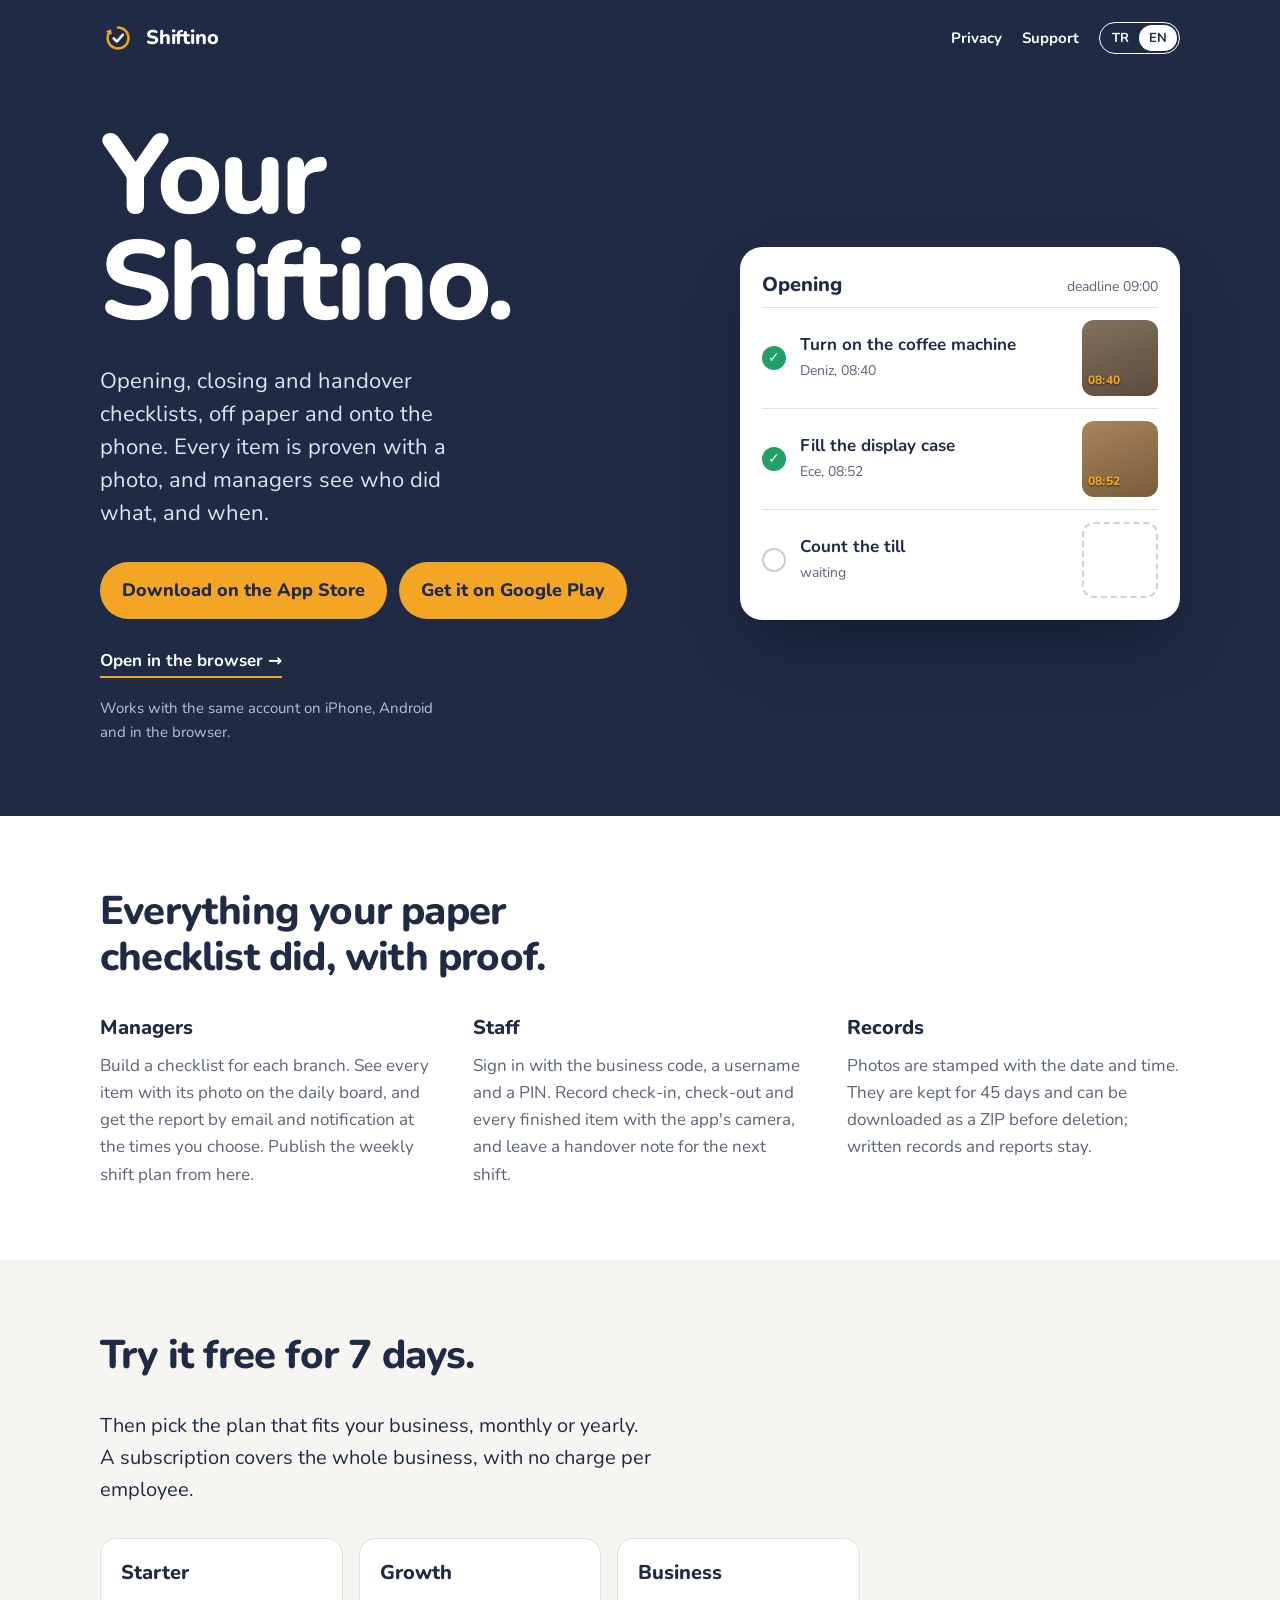
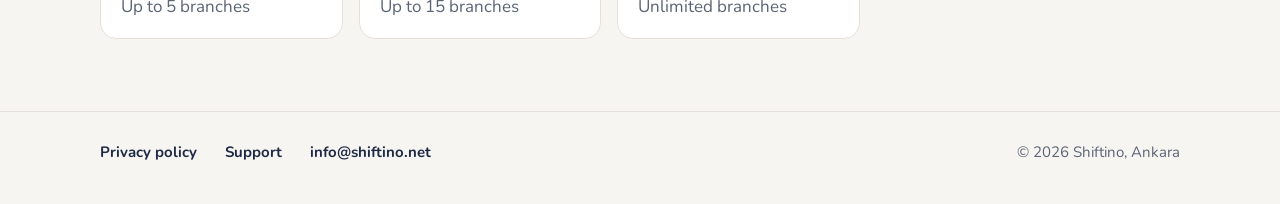
<file: index.html>
<!doctype html>
<html lang="tr" data-title-tr="Shiftino — Fotoğraflı vardiya formları" data-title-en="Shiftino — Shift checklists with photos">
<head>
<meta charset="utf-8">
<meta name="viewport" content="width=device-width, initial-scale=1">
<title>Shiftino — Fotoğraflı vardiya formları</title>
<meta name="description" content="Açılış, kapanış ve devir formları kâğıttan telefona. Her madde fotoğrafla kanıtlanır. / Opening, closing and handover checklists on the phone, proven with photos.">
<meta name="apple-itunes-app" content="app-id=6818852428">
<link rel="icon" href="assets/favicon.png">
<link rel="apple-touch-icon" href="assets/icon-192.png">
<link rel="preconnect" href="https://fonts.googleapis.com">
<link rel="preconnect" href="https://fonts.gstatic.com" crossorigin>
<link href="https://fonts.googleapis.com/css2?family=Nunito:wght@400;700;800&display=swap" rel="stylesheet">
<link rel="stylesheet" href="assets/site.css">
<script src="assets/lang.js"></script>
</head>
<body>
<div class="hero dark">
  <header class="wrap top">
    <a class="brand" href="./"><img src="assets/icon-96.png" alt="">Shiftino</a>
    <nav>
      <a class="hide-sm" href="privacy/"><span data-l="tr">Gizlilik</span><span data-l="en">Privacy</span></a>
      <a href="support/"><span data-l="tr">Destek</span><span data-l="en">Support</span></a>
      <span class="langs" role="group" aria-label="Dil / Language">
        <button type="button" data-set-lang="tr" aria-pressed="true"><span>TR</span></button>
        <button type="button" data-set-lang="en" aria-pressed="false"><span>EN</span></button>
      </span>
    </nav>
  </header>

  <main class="wrap hero-grid">
    <section>
      <h1><span data-l="tr" lang="tr">Senin Shiftino.</span><span data-l="en" lang="en">Your Shiftino.</span></h1>
      <p class="lead" data-l="tr" lang="tr">Açılış, kapanış ve devir formları kâğıttan telefona. Her madde fotoğrafla kanıtlanır; yönetici kimin neyi, saat kaçta yaptığını anında görür.</p>
      <p class="lead" data-l="en" lang="en">Opening, closing and handover checklists, off paper and onto the phone. Every item is proven with a photo, and managers see who did what, and when.</p>
      <div class="cta">
        <a class="store" data-l="tr" lang="tr" href="https://apps.apple.com/tr/app/shiftino-vardiya-kontrol/id6818852428?l=tr">App Store'dan indir</a>
        <a class="store" data-l="en" lang="en" href="https://apps.apple.com/app/id6818852428">Download on the App Store</a>
        <a class="store" data-l="tr" lang="tr" href="https://play.google.com/store/apps/details?id=com.shiftino.shiftino&amp;hl=tr">Google Play'den indir</a>
        <a class="store" data-l="en" lang="en" href="https://play.google.com/store/apps/details?id=com.shiftino.shiftino&amp;hl=en">Get it on Google Play</a>
        <span class="cta-break" aria-hidden="true"></span>
        <a class="web-link" href="/app/"><span data-l="tr">Tarayıcıdan aç →</span><span data-l="en">Open in the browser →</span></a>
      </div>
      <p class="note"><span data-l="tr">iPhone'da, Android'de ve tarayıcıda aynı hesapla çalışır.</span><span data-l="en">Works with the same account on iPhone, Android and in the browser.</span></p>
    </section>

    <div class="form" aria-label="Örnek form / Sample checklist">
      <div class="form-head">
        <strong><span data-l="tr">Açılış</span><span data-l="en">Opening</span></strong>
        <span><span data-l="tr">son saat 09:00</span><span data-l="en">deadline 09:00</span></span>
      </div>
      <div class="item">
        <span class="mark done" aria-hidden="true">✓</span>
        <span><b><span data-l="tr">Kahve makinesini aç</span><span data-l="en">Turn on the coffee machine</span></b><small>Deniz, 08:40</small></span>
        <span class="shot" data-stamp="08:40" style="--tone:#7a6450" role="img" aria-label="Fotoğraf / Photo 08:40"></span>
      </div>
      <div class="item">
        <span class="mark done" aria-hidden="true">✓</span>
        <span><b><span data-l="tr">Vitrini doldur</span><span data-l="en">Fill the display case</span></b><small>Ece, 08:52</small></span>
        <span class="shot" data-stamp="08:52" style="--tone:#a07b4f" role="img" aria-label="Fotoğraf / Photo 08:52"></span>
      </div>
      <div class="item">
        <span class="mark wait" aria-hidden="true"></span>
        <span><b><span data-l="tr">Kasayı say</span><span data-l="en">Count the till</span></b><small><span data-l="tr">bekliyor</span><span data-l="en">waiting</span></small></span>
        <span class="shot empty" aria-hidden="true"></span>
      </div>
    </div>
  </main>
</div>

<section class="what">
  <div class="wrap">
    <h2><span data-l="tr">Kâğıt formun yaptığı her şey, kanıtıyla.</span><span data-l="en">Everything your paper checklist did, with proof.</span></h2>
    <div class="cols">
      <div>
        <h3><span data-l="tr">Yönetici</span><span data-l="en">Managers</span></h3>
        <p data-l="tr" lang="tr">Her şube için kendi formunu kur. Günlük panoda her maddeyi fotoğrafıyla gör; raporu istediğin saatte e-posta ve bildirim olarak al. Haftalık vardiya planını buradan yayınla.</p>
        <p data-l="en" lang="en">Build a checklist for each branch. See every item with its photo on the daily board, and get the report by email and notification at the times you choose. Publish the weekly shift plan from here.</p>
      </div>
      <div>
        <h3><span data-l="tr">Personel</span><span data-l="en">Staff</span></h3>
        <p data-l="tr" lang="tr">İşletme kodu, kullanıcı adı ve PIN ile gir. Giriş ve çıkışı, tamamlanan her maddeyi uygulamanın kamerasıyla kaydet; bir sonraki vardiyaya devir notu bırak.</p>
        <p data-l="en" lang="en">Sign in with the business code, a username and a PIN. Record check-in, check-out and every finished item with the app's camera, and leave a handover note for the next shift.</p>
      </div>
      <div>
        <h3><span data-l="tr">Kayıt</span><span data-l="en">Records</span></h3>
        <p data-l="tr" lang="tr">Fotoğraflara tarih ve saat işlenir. 45 gün saklanır ve silinmeden önce ZIP olarak indirilebilir; yazılı kayıtlar ve raporlar kalır.</p>
        <p data-l="en" lang="en">Photos are stamped with the date and time. They are kept for 45 days and can be downloaded as a ZIP before deletion; written records and reports stay.</p>
      </div>
    </div>
  </div>
</section>

<section class="plans">
  <div class="wrap">
    <h2><span data-l="tr">7 gün ücretsiz dene.</span><span data-l="en">Try it free for 7 days.</span></h2>
    <p data-l="tr" lang="tr">Sonra işletmene uyan planı aylık ya da yıllık seç. Abonelik bütün işletme için geçerli; çalışan başına ücret yok.</p>
    <p data-l="en" lang="en">Then pick the plan that fits your business, monthly or yearly. A subscription covers the whole business, with no charge per employee.</p>
    <ul class="tiers">
      <li><b><span data-l="tr">Başlangıç</span><span data-l="en">Starter</span></b><span data-l="tr">5 şubeye kadar</span><span data-l="en">Up to 5 branches</span></li>
      <li><b><span data-l="tr">Büyüme</span><span data-l="en">Growth</span></b><span data-l="tr">15 şubeye kadar</span><span data-l="en">Up to 15 branches</span></li>
      <li><b><span data-l="tr">Kurumsal</span><span data-l="en">Business</span></b><span data-l="tr">Sınırsız şube</span><span data-l="en">Unlimited branches</span></li>
    </ul>
  </div>
</section>

<footer class="foot">
  <div class="wrap">
    <a href="privacy/"><span data-l="tr">Gizlilik politikası</span><span data-l="en">Privacy policy</span></a>
    <a href="support/"><span data-l="tr">Destek</span><span data-l="en">Support</span></a>
    <a href="mailto:info@shiftino.net">info@shiftino.net</a>
    <span class="copy">© 2026 Shiftino, Ankara</span>
  </div>
</footer>
</body>
</html>
</file>
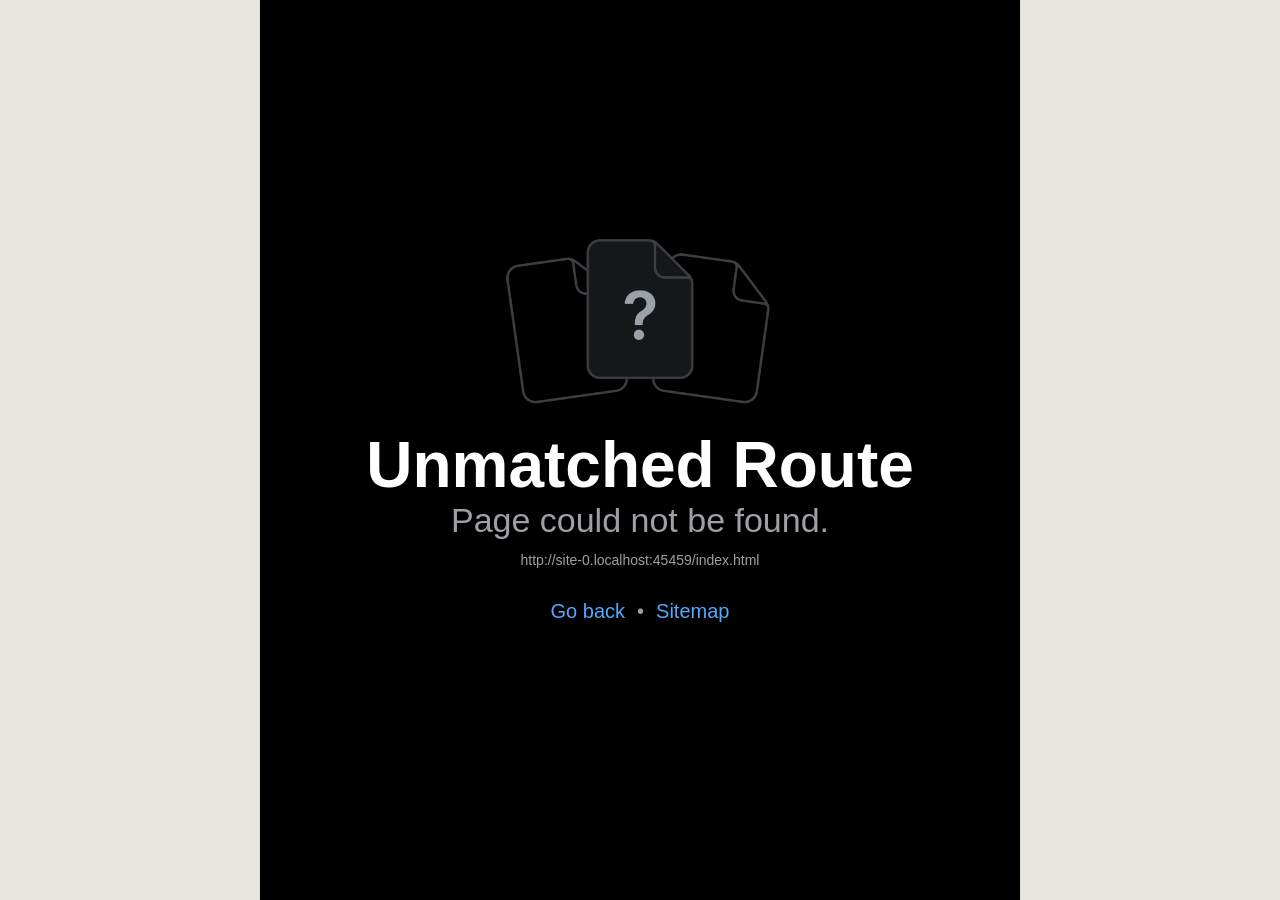
<file: app/index.html>
<!DOCTYPE html>
<html lang="tr">
  <head>
    <meta charset="utf-8" />
    <meta httpEquiv="X-UA-Compatible" content="IE=edge" />
    <meta name="viewport" content="width=device-width, initial-scale=1, viewport-fit=cover" />
    <title>Shiftino</title>
    <meta name="description" content="Fotoğraflı vardiya formları" />
    <meta name="theme-color" content="#1F2A44" />
    <meta name="apple-mobile-web-app-capable" content="yes" />
    <meta name="mobile-web-app-capable" content="yes" />
    <meta name="apple-mobile-web-app-title" content="Shiftino" />
    <meta name="apple-mobile-web-app-status-bar-style" content="default" />
    <link rel="manifest" href="/app/manifest.json" />
    <link rel="apple-touch-icon" href="/app/apple-touch-icon.png" />
    <style id="expo-reset">
      html,
      body {
        height: 100%;
      }
      body {
        overflow: hidden;
        margin: 0;
        background: #e9e5df;
      }
      /* Phone-sized column on wide screens; full width on phones. */
      #root {
        display: flex;
        height: 100%;
        flex: 1;
        max-width: 760px;
        margin: 0 auto;
        background: #f7f5f2;
        box-shadow: 0 0 0 1px rgba(31, 42, 68, 0.06);
      }
      @media (prefers-color-scheme: dark) {
        body {
          background: #0a0f1b;
        }
        #root {
          background: #0f1626;
        }
      }
    </style>
  <meta name="theme-color" content="#1F2A44">
<link rel="icon" href="/app/favicon.ico"/><link rel="preload" href="/app/_expo/static/css/global-87fd0564cfa78f37afcb8d7603e15d75.css" as="style">
<link rel="stylesheet" href="/app/_expo/static/css/global-87fd0564cfa78f37afcb8d7603e15d75.css"></head>
  <body>
    <noscript>Shiftino'yu kullanmak için JavaScript'i aç. / Turn on JavaScript to use Shiftino.</noscript>
    <div id="root"></div>
  <script src="/app/_expo/static/js/web/entry-396c3b157e0d768f5e681b9b511ac7c8.js" defer></script>
</body>
</html>
</file>
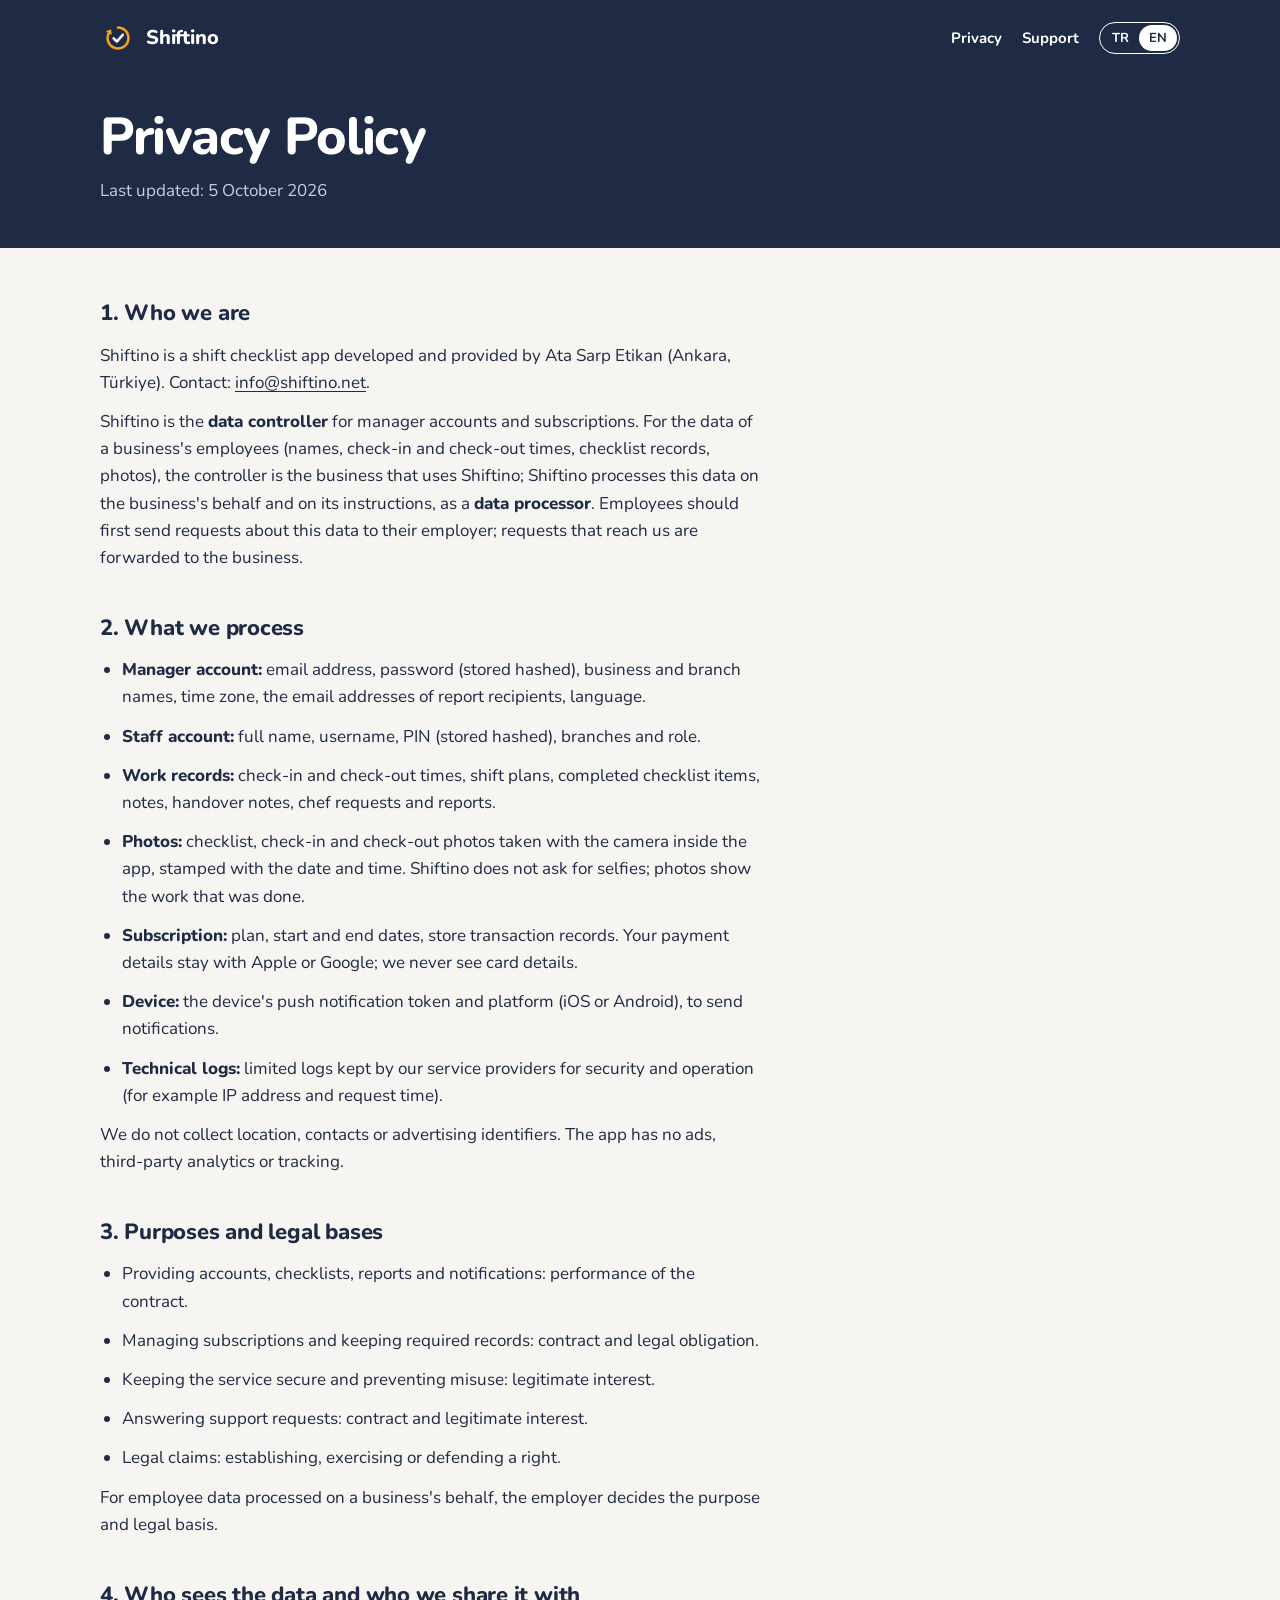
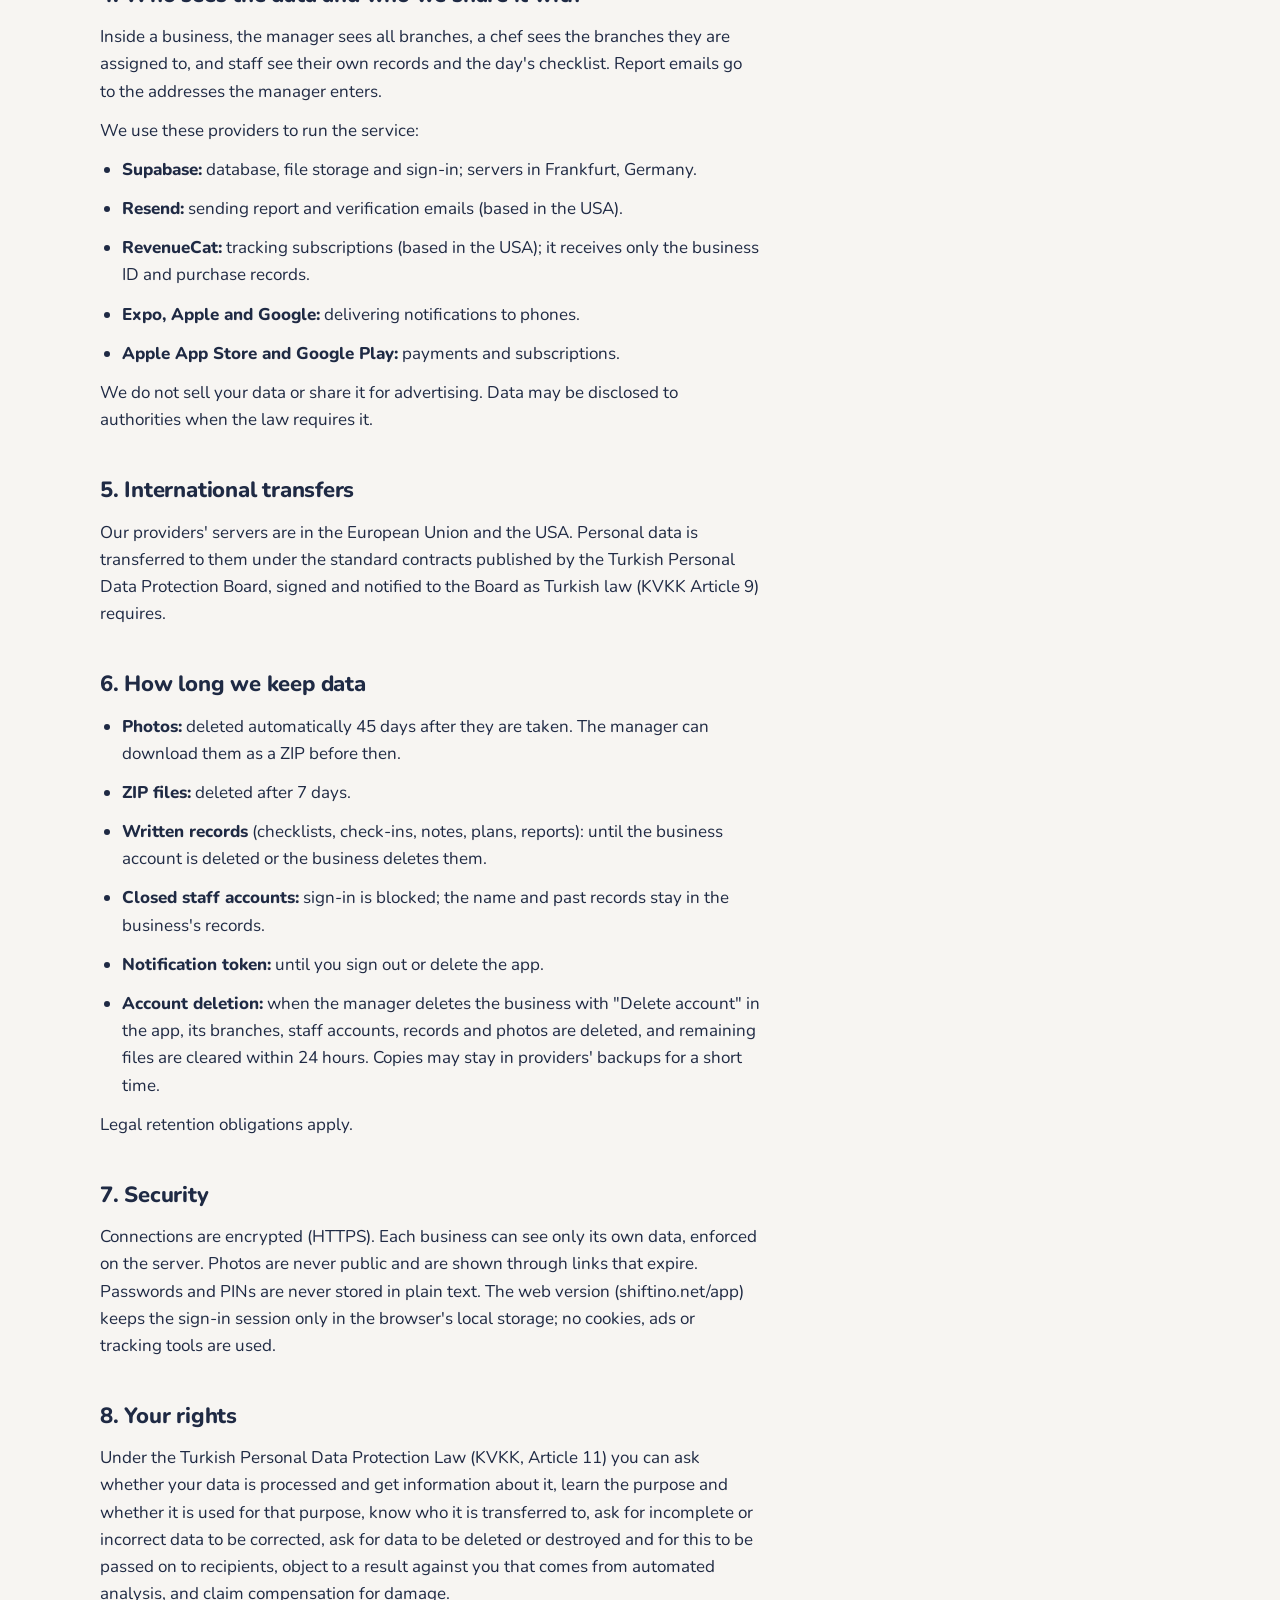
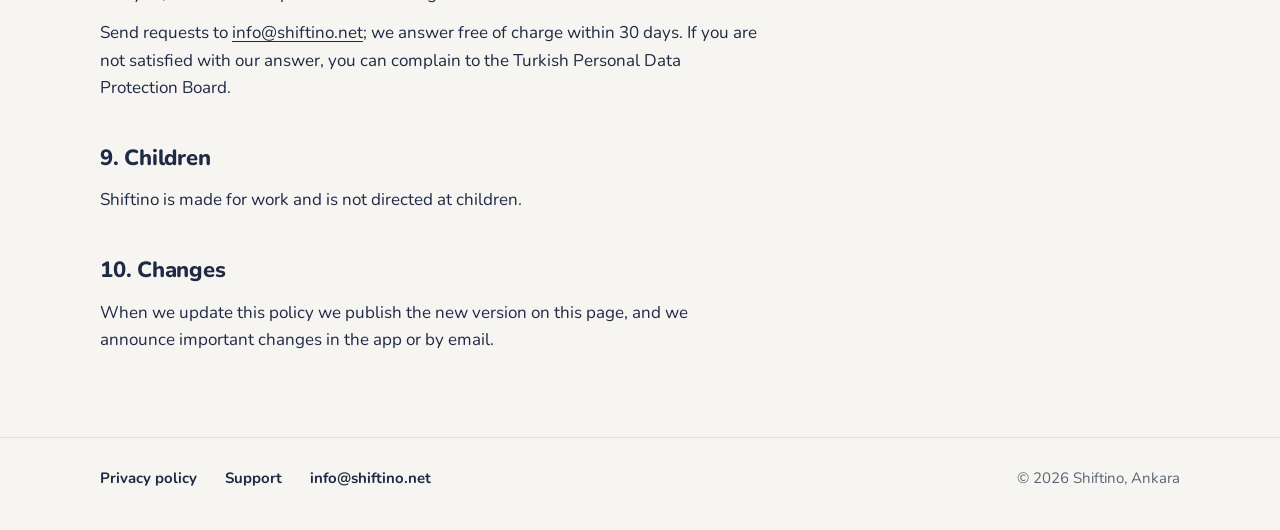
<file: privacy/index.html>
<!doctype html>
<html lang="tr" data-title-tr="Gizlilik Politikası — Shiftino" data-title-en="Privacy Policy — Shiftino">
<head>
<meta charset="utf-8">
<meta name="viewport" content="width=device-width, initial-scale=1">
<title>Gizlilik Politikası — Shiftino</title>
<meta name="description" content="Shiftino gizlilik politikası ve KVKK aydınlatma metni / Shiftino privacy policy">
<link rel="icon" href="../assets/favicon.png">
<link rel="apple-touch-icon" href="../assets/icon-192.png">
<link rel="preconnect" href="https://fonts.googleapis.com">
<link rel="preconnect" href="https://fonts.gstatic.com" crossorigin>
<link href="https://fonts.googleapis.com/css2?family=Nunito:wght@400;700;800&display=swap" rel="stylesheet">
<link rel="stylesheet" href="../assets/site.css">
<script src="../assets/lang.js"></script>
</head>
<body>
<div class="page-head dark">
  <header class="wrap top">
    <a class="brand" href="../"><img src="../assets/icon-96.png" alt="">Shiftino</a>
    <nav>
      <a class="hide-sm" href="../privacy/"><span data-l="tr">Gizlilik</span><span data-l="en">Privacy</span></a>
      <a href="../support/"><span data-l="tr">Destek</span><span data-l="en">Support</span></a>
      <span class="langs" role="group" aria-label="Dil / Language">
        <button type="button" data-set-lang="tr" aria-pressed="true"><span>TR</span></button>
        <button type="button" data-set-lang="en" aria-pressed="false"><span>EN</span></button>
      </span>
    </nav>
  </header>
  <div class="wrap title">
    <h1><span data-l="tr" lang="tr">Gizlilik Politikası ve KVKK Aydınlatma Metni</span><span data-l="en" lang="en">Privacy Policy</span></h1>
    <p class="updated"><span data-l="tr" lang="tr">Son güncelleme: 5 Ekim 2026</span><span data-l="en" lang="en">Last updated: 5 October 2026</span></p>
  </div>
</div>
<main class="wrap text ">
<article data-l="tr" lang="tr">
<h2>1. Biz kimiz</h2>
<p>Shiftino, Ata Sarp Etikan tarafından geliştirilen ve sunulan bir vardiya kontrol listesi uygulamasıdır (Ankara, Türkiye). İletişim: <a href="mailto:info@shiftino.net">info@shiftino.net</a>.</p>
<p>Yönetici hesapları ve abonelikler için Shiftino <strong>veri sorumlusudur</strong>. İşletmelerin çalışanlarına ait veriler (ad, giriş-çıkış saatleri, form kayıtları, fotoğraflar) için veri sorumlusu Shiftino'yu kullanan işletmedir; Shiftino bu verileri işletme adına ve onun talimatıyla işleyen <strong>veri işleyendir</strong>. Çalışanlar bu verilerle ilgili taleplerini öncelikle işverenlerine iletmelidir; bize gelen talepleri ilgili işletmeye yönlendiririz.</p>
<h2>2. Hangi verileri işliyoruz</h2>
<ul><li><strong>Yönetici hesabı:</strong> e-posta adresi, şifre (şifrelenmiş biçimde saklanır), işletme ve şube adları, saat dilimi, rapor alıcılarının e-posta adresleri, dil tercihi.</li><li><strong>Personel hesabı:</strong> ad soyad, kullanıcı adı, PIN (şifrelenmiş biçimde saklanır), çalıştığı şubeler ve rolü.</li><li><strong>Çalışma kayıtları:</strong> giriş ve çıkış saatleri, vardiya planları, tamamlanan form maddeleri, notlar, devir notları, şef istekleri ve raporlar.</li><li><strong>Fotoğraflar:</strong> uygulama içindeki kamerayla çekilen form, giriş ve çıkış fotoğrafları; üzerlerine tarih ve saat işlenir. Shiftino kişisel özçekim istemez; fotoğraflar yapılan işi göstermek içindir.</li><li><strong>Abonelik:</strong> plan, başlangıç ve bitiş tarihleri, mağaza işlem kayıtları. Ödeme bilgilerin Apple ya da Google'da kalır; kart bilgilerini görmeyiz.</li><li><strong>Cihaz:</strong> bildirim gönderebilmek için cihazın bildirim anahtarı (push token) ve platformu (iOS ya da Android).</li><li><strong>Teknik kayıtlar:</strong> hizmet sağlayıcılarımızın güvenlik ve işletim için tuttuğu sınırlı kayıtlar (örneğin IP adresi ve istek zamanı).</li></ul>
<p>Konum, rehber ya da reklam kimliği toplamayız. Uygulamada reklam, üçüncü taraf analitik ya da izleme yoktur.</p>
<h2>3. Amaçlar ve hukuki sebepler (KVKK m. 5)</h2>
<ul><li>Hesap, form, rapor ve bildirim hizmetini sunmak: sözleşmenin kurulması ve ifası (m. 5/2-c).</li><li>Aboneliği yönetmek ve yasal kayıt yükümlülüklerini yerine getirmek: sözleşme ve hukuki yükümlülük (m. 5/2-c ve 5/2-ç).</li><li>Hizmetin güvenliğini sağlamak ve kötüye kullanımı önlemek: meşru menfaat (m. 5/2-f).</li><li>Destek taleplerini cevaplamak: sözleşme ve meşru menfaat.</li><li>Hukuki talepler: bir hakkın tesisi, kullanılması ve korunması (m. 5/2-e).</li></ul>
<p>İşletme adına işlenen çalışan verileri için amaç ve hukuki sebebi işveren belirler.</p>
<h2>4. Verileri kimler görür ve kimlerle paylaşırız</h2>
<p>İşletme içinde yönetici tüm şubelerin verilerini, şef atandığı şubelerin verilerini, personel kendi kayıtlarını ve o günkü formu görür. Rapor e-postaları yöneticinin girdiği adreslere gider.</p>
<p>Hizmeti sunmak için şu sağlayıcıları kullanırız:</p>
<ul><li><strong>Supabase:</strong> veritabanı, dosya depolama ve oturum açma; sunucular Frankfurt, Almanya'da.</li><li><strong>Resend:</strong> rapor ve doğrulama e-postalarının gönderimi (ABD merkezli).</li><li><strong>RevenueCat:</strong> aboneliklerin takibi (ABD merkezli); yalnızca işletme kimliği ve satın alma kayıtlarını alır.</li><li><strong>Expo, Apple ve Google:</strong> bildirimlerin telefonlara iletilmesi.</li><li><strong>Apple App Store ve Google Play:</strong> ödeme ve abonelik.</li></ul>
<p>Verilerini satmayız ve reklam için kimseyle paylaşmayız. Yasal bir zorunluluk olduğunda yetkili kurumlarla paylaşılabilir.</p>
<h2>5. Yurt dışına aktarım (KVKK m. 9)</h2>
<p>Sağlayıcılarımızın sunucuları Avrupa Birliği'nde ve ABD'dedir. Kişisel veriler bu sağlayıcılara, Kişisel Verileri Koruma Kurulu'nun yayımladığı standart sözleşmeler imzalanarak ve Kurul'a bildirilerek aktarılır.</p>
<h2>6. Ne kadar süre saklarız</h2>
<ul><li><strong>Fotoğraflar:</strong> çekildikten 45 gün sonra otomatik silinir. Yönetici silinmeden önce ZIP olarak indirebilir.</li><li><strong>ZIP dosyaları:</strong> 7 gün sonra silinir.</li><li><strong>Yazılı kayıtlar</strong> (form, giriş-çıkış, notlar, planlar, raporlar): işletme hesabı silinene ya da işletme bunları silene kadar.</li><li><strong>Kapatılan personel hesabı:</strong> giriş engellenir; adı ve geçmiş kayıtları işletmenin kayıtlarında kalır.</li><li><strong>Bildirim anahtarı:</strong> çıkış yapıldığında ya da uygulama silindiğinde.</li><li><strong>Hesap silme:</strong> Yönetici uygulamadaki "Hesabı sil" ile işletmeyi sildiğinde şubeler, personel hesapları, kayıtlar ve fotoğraflar silinir; kalan dosyalar en geç 24 saat içinde temizlenir. Hizmet sağlayıcıların yedeklerinde kısa bir süre daha kalabilir.</li></ul>
<p>Yasal saklama yükümlülükleri saklıdır.</p>
<h2>7. Güvenlik</h2>
<p>Bağlantılar şifrelidir (HTTPS). Her işletme yalnızca kendi verisini görebilir; bu kural sunucuda uygulanır. Fotoğraflar herkese açık değildir ve süreli bağlantılarla gösterilir. Şifre ve PIN'ler düz metin olarak saklanmaz. Web sürümü (shiftino.net/app) oturum bilgisini yalnızca tarayıcının yerel deposunda tutar; çerez, reklam ya da izleme aracı kullanılmaz.</p>
<h2>8. Hakların (KVKK m. 11)</h2>
<p>Verilerinin işlenip işlenmediğini öğrenme, bilgi isteme, işlenme amacını ve amaca uygun kullanılıp kullanılmadığını öğrenme, aktarıldığı kişileri bilme, eksik ya da yanlış verilerin düzeltilmesini, silinmesini ya da yok edilmesini ve bunların aktarılanlara bildirilmesini isteme, otomatik analiz sonucu aleyhine bir sonuca itiraz etme ve zararın giderilmesini isteme hakların vardır.</p>
<p>Başvurularını <a href="mailto:info@shiftino.net">info@shiftino.net</a> adresine gönderebilirsin; en geç 30 gün içinde ücretsiz cevap veririz. Cevabımızı yeterli bulmazsan Kişisel Verileri Koruma Kurulu'na şikayet hakkın vardır.</p>
<h2>9. Çocuklar</h2>
<p>Shiftino iş hayatı için tasarlanmıştır ve çocuklara yönelik değildir.</p>
<h2>10. Değişiklikler</h2>
<p>Bu metni güncellediğimizde yeni sürümü bu sayfada yayımlarız; önemli değişiklikleri uygulama içinde ya da e-postayla bildiririz.</p>
</article>
<article data-l="en" lang="en">
<h2>1. Who we are</h2>
<p>Shiftino is a shift checklist app developed and provided by Ata Sarp Etikan (Ankara, Türkiye). Contact: <a href="mailto:info@shiftino.net">info@shiftino.net</a>.</p>
<p>Shiftino is the <strong>data controller</strong> for manager accounts and subscriptions. For the data of a business's employees (names, check-in and check-out times, checklist records, photos), the controller is the business that uses Shiftino; Shiftino processes this data on the business's behalf and on its instructions, as a <strong>data processor</strong>. Employees should first send requests about this data to their employer; requests that reach us are forwarded to the business.</p>
<h2>2. What we process</h2>
<ul><li><strong>Manager account:</strong> email address, password (stored hashed), business and branch names, time zone, the email addresses of report recipients, language.</li><li><strong>Staff account:</strong> full name, username, PIN (stored hashed), branches and role.</li><li><strong>Work records:</strong> check-in and check-out times, shift plans, completed checklist items, notes, handover notes, chef requests and reports.</li><li><strong>Photos:</strong> checklist, check-in and check-out photos taken with the camera inside the app, stamped with the date and time. Shiftino does not ask for selfies; photos show the work that was done.</li><li><strong>Subscription:</strong> plan, start and end dates, store transaction records. Your payment details stay with Apple or Google; we never see card details.</li><li><strong>Device:</strong> the device's push notification token and platform (iOS or Android), to send notifications.</li><li><strong>Technical logs:</strong> limited logs kept by our service providers for security and operation (for example IP address and request time).</li></ul>
<p>We do not collect location, contacts or advertising identifiers. The app has no ads, third-party analytics or tracking.</p>
<h2>3. Purposes and legal bases</h2>
<ul><li>Providing accounts, checklists, reports and notifications: performance of the contract.</li><li>Managing subscriptions and keeping required records: contract and legal obligation.</li><li>Keeping the service secure and preventing misuse: legitimate interest.</li><li>Answering support requests: contract and legitimate interest.</li><li>Legal claims: establishing, exercising or defending a right.</li></ul>
<p>For employee data processed on a business's behalf, the employer decides the purpose and legal basis.</p>
<h2>4. Who sees the data and who we share it with</h2>
<p>Inside a business, the manager sees all branches, a chef sees the branches they are assigned to, and staff see their own records and the day's checklist. Report emails go to the addresses the manager enters.</p>
<p>We use these providers to run the service:</p>
<ul><li><strong>Supabase:</strong> database, file storage and sign-in; servers in Frankfurt, Germany.</li><li><strong>Resend:</strong> sending report and verification emails (based in the USA).</li><li><strong>RevenueCat:</strong> tracking subscriptions (based in the USA); it receives only the business ID and purchase records.</li><li><strong>Expo, Apple and Google:</strong> delivering notifications to phones.</li><li><strong>Apple App Store and Google Play:</strong> payments and subscriptions.</li></ul>
<p>We do not sell your data or share it for advertising. Data may be disclosed to authorities when the law requires it.</p>
<h2>5. International transfers</h2>
<p>Our providers' servers are in the European Union and the USA. Personal data is transferred to them under the standard contracts published by the Turkish Personal Data Protection Board, signed and notified to the Board as Turkish law (KVKK Article 9) requires.</p>
<h2>6. How long we keep data</h2>
<ul><li><strong>Photos:</strong> deleted automatically 45 days after they are taken. The manager can download them as a ZIP before then.</li><li><strong>ZIP files:</strong> deleted after 7 days.</li><li><strong>Written records</strong> (checklists, check-ins, notes, plans, reports): until the business account is deleted or the business deletes them.</li><li><strong>Closed staff accounts:</strong> sign-in is blocked; the name and past records stay in the business's records.</li><li><strong>Notification token:</strong> until you sign out or delete the app.</li><li><strong>Account deletion:</strong> when the manager deletes the business with "Delete account" in the app, its branches, staff accounts, records and photos are deleted, and remaining files are cleared within 24 hours. Copies may stay in providers' backups for a short time.</li></ul>
<p>Legal retention obligations apply.</p>
<h2>7. Security</h2>
<p>Connections are encrypted (HTTPS). Each business can see only its own data, enforced on the server. Photos are never public and are shown through links that expire. Passwords and PINs are never stored in plain text. The web version (shiftino.net/app) keeps the sign-in session only in the browser's local storage; no cookies, ads or tracking tools are used.</p>
<h2>8. Your rights</h2>
<p>Under the Turkish Personal Data Protection Law (KVKK, Article 11) you can ask whether your data is processed and get information about it, learn the purpose and whether it is used for that purpose, know who it is transferred to, ask for incomplete or incorrect data to be corrected, ask for data to be deleted or destroyed and for this to be passed on to recipients, object to a result against you that comes from automated analysis, and claim compensation for damage.</p>
<p>Send requests to <a href="mailto:info@shiftino.net">info@shiftino.net</a>; we answer free of charge within 30 days. If you are not satisfied with our answer, you can complain to the Turkish Personal Data Protection Board.</p>
<h2>9. Children</h2>
<p>Shiftino is made for work and is not directed at children.</p>
<h2>10. Changes</h2>
<p>When we update this policy we publish the new version on this page, and we announce important changes in the app or by email.</p>
</article>
</main>
<footer class="foot">
  <div class="wrap">
    <a href="../privacy/"><span data-l="tr">Gizlilik politikası</span><span data-l="en">Privacy policy</span></a>
    <a href="../support/"><span data-l="tr">Destek</span><span data-l="en">Support</span></a>
    <a href="mailto:info@shiftino.net">info@shiftino.net</a>
    <span class="copy">© 2026 Shiftino, Ankara</span>
  </div>
</footer>
</body>
</html>
</file>
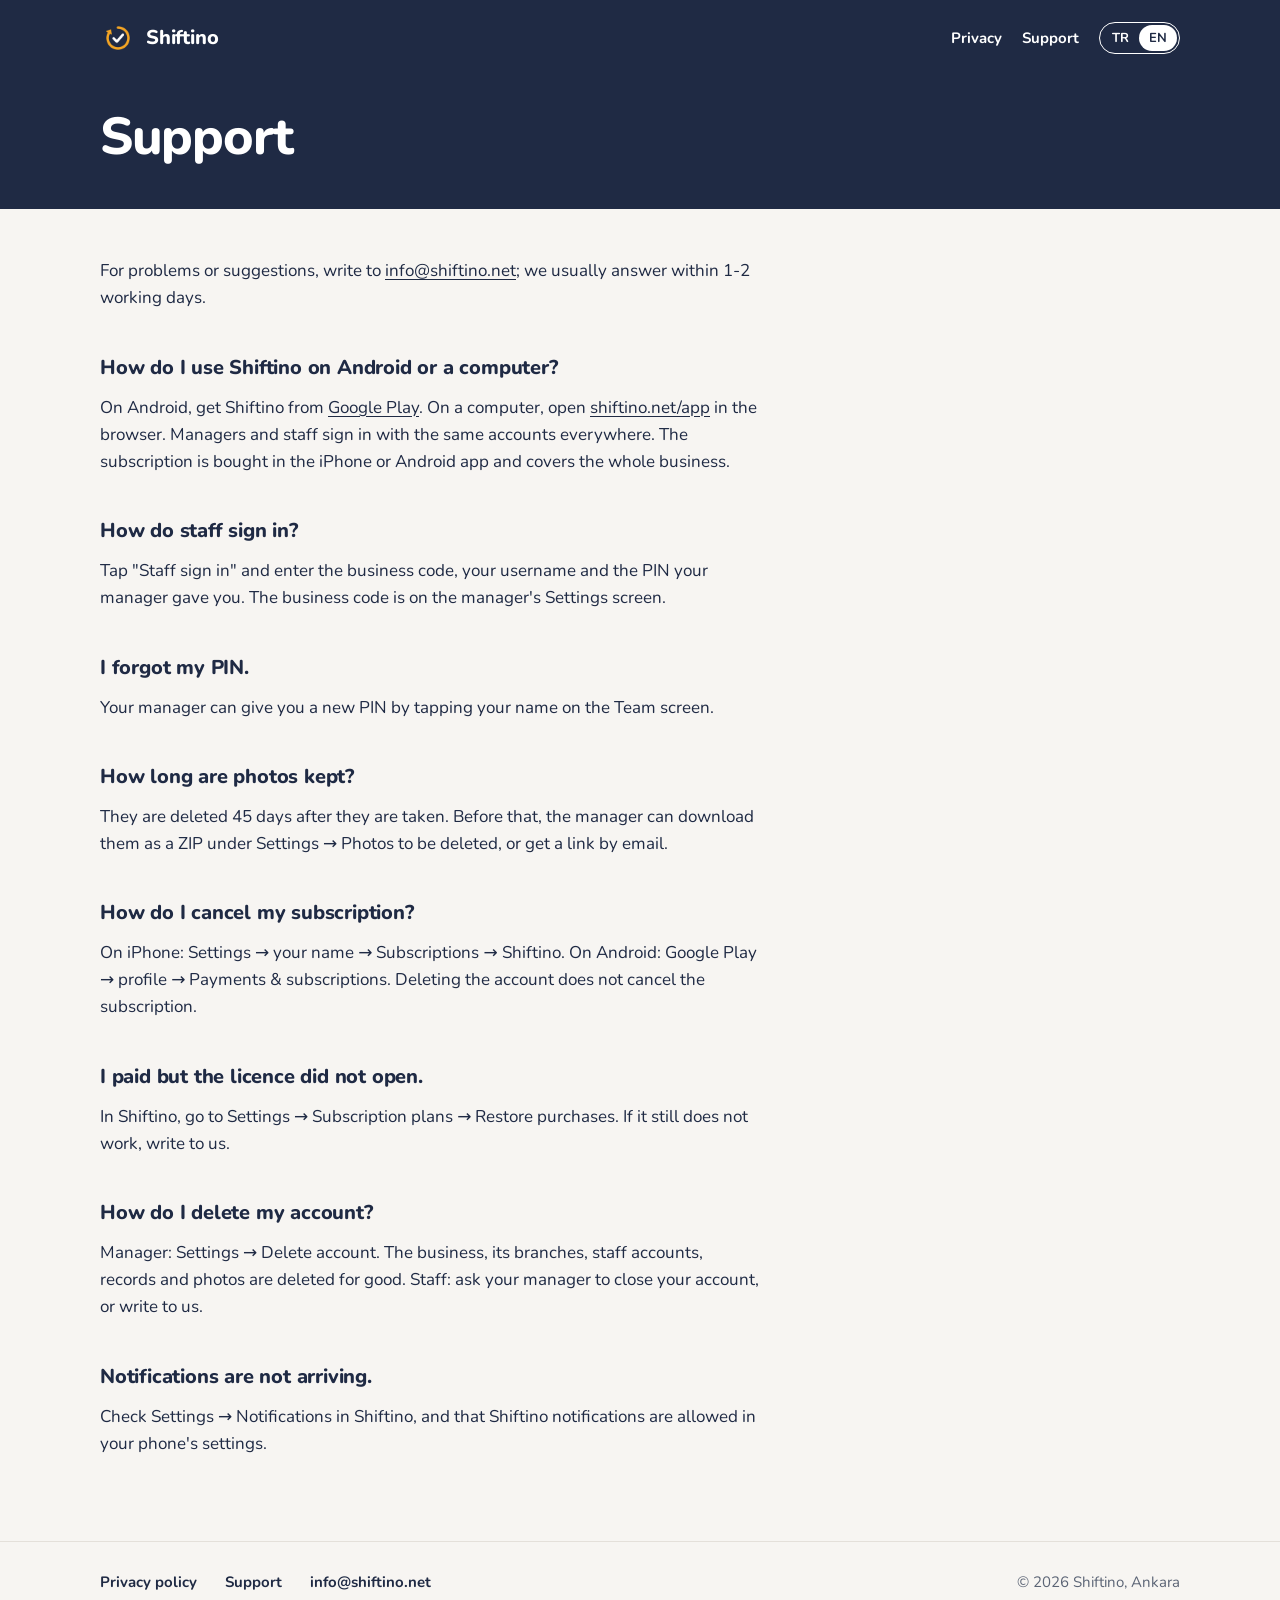
<file: support/index.html>
<!doctype html>
<html lang="tr" data-title-tr="Destek — Shiftino" data-title-en="Support — Shiftino">
<head>
<meta charset="utf-8">
<meta name="viewport" content="width=device-width, initial-scale=1">
<title>Destek — Shiftino</title>
<meta name="description" content="Shiftino destek ve sık sorulan sorular / Shiftino support and FAQ">
<link rel="icon" href="../assets/favicon.png">
<link rel="apple-touch-icon" href="../assets/icon-192.png">
<link rel="preconnect" href="https://fonts.googleapis.com">
<link rel="preconnect" href="https://fonts.gstatic.com" crossorigin>
<link href="https://fonts.googleapis.com/css2?family=Nunito:wght@400;700;800&display=swap" rel="stylesheet">
<link rel="stylesheet" href="../assets/site.css">
<script src="../assets/lang.js"></script>
</head>
<body>
<div class="page-head dark">
  <header class="wrap top">
    <a class="brand" href="../"><img src="../assets/icon-96.png" alt="">Shiftino</a>
    <nav>
      <a class="hide-sm" href="../privacy/"><span data-l="tr">Gizlilik</span><span data-l="en">Privacy</span></a>
      <a href="../support/"><span data-l="tr">Destek</span><span data-l="en">Support</span></a>
      <span class="langs" role="group" aria-label="Dil / Language">
        <button type="button" data-set-lang="tr" aria-pressed="true"><span>TR</span></button>
        <button type="button" data-set-lang="en" aria-pressed="false"><span>EN</span></button>
      </span>
    </nav>
  </header>
  <div class="wrap title">
    <h1><span data-l="tr" lang="tr">Destek</span><span data-l="en" lang="en">Support</span></h1>
    
  </div>
</div>
<main class="wrap text faq">
<article data-l="tr" lang="tr">
<p>Sorun ya da önerin için <a href="mailto:info@shiftino.net">info@shiftino.net</a> adresine yaz; genellikle 1-2 iş günü içinde cevap veririz.</p>
<h2>Android telefonda ya da bilgisayarda nasıl kullanırım?</h2>
<p>Android'de Shiftino'yu <a href="https://play.google.com/store/apps/details?id=com.shiftino.shiftino&amp;hl=tr">Google Play</a>'den indir. Bilgisayarda tarayıcıdan <a href="/app/">shiftino.net/app</a> adresini aç. Yönetici ve personel her yerde aynı hesaplarla giriş yapar. Abonelik iPhone ya da Android uygulamasından alınır ve bütün işletme için geçerlidir.</p>
<h2>Personel nasıl giriş yapar?</h2>
<p>Uygulamada "Personel girişi"ne dokunup işletme kodunu, kullanıcı adını ve yöneticinin verdiği PIN'i girer. İşletme kodu yöneticinin Ayarlar ekranındadır.</p>
<h2>PIN'imi unuttum.</h2>
<p>Yöneticin Ekip ekranında adına dokunup sana yeni bir PIN verebilir.</p>
<h2>Fotoğraflar ne kadar saklanır?</h2>
<p>Çekildikten 45 gün sonra silinir. Yönetici silinmeden önce Ayarlar → Silinecek fotoğraflar bölümünden ZIP olarak indirebilir ya da e-postasına bağlantı isteyebilir.</p>
<h2>Aboneliğimi nasıl iptal ederim?</h2>
<p>iPhone'da Ayarlar → adın → Abonelikler → Shiftino. Android'de Google Play → profil → Ödemeler ve abonelikler. Hesabı silmek aboneliği iptal etmez.</p>
<h2>Satın aldım ama lisans açılmadı.</h2>
<p>Shiftino'da Ayarlar → Abonelik planları → Satın alımları geri yükle'ye dokun. Sorun sürerse bize yaz.</p>
<h2>Hesabımı nasıl silerim?</h2>
<p>Yönetici: Ayarlar → Hesabı sil. İşletme, şubeler, personel hesapları, kayıtlar ve fotoğraflar kalıcı olarak silinir. Personel: yöneticinden hesabını kapatmasını iste ya da bize yaz.</p>
<h2>Bildirimler gelmiyor.</h2>
<p>Shiftino'da Ayarlar → Bildirimler bölümünü ve telefonunun ayarlarında Shiftino bildirimlerinin açık olduğunu kontrol et.</p>
</article>
<article data-l="en" lang="en">
<p>For problems or suggestions, write to <a href="mailto:info@shiftino.net">info@shiftino.net</a>; we usually answer within 1-2 working days.</p>
<h2>How do I use Shiftino on Android or a computer?</h2>
<p>On Android, get Shiftino from <a href="https://play.google.com/store/apps/details?id=com.shiftino.shiftino&amp;hl=en">Google Play</a>. On a computer, open <a href="/app/">shiftino.net/app</a> in the browser. Managers and staff sign in with the same accounts everywhere. The subscription is bought in the iPhone or Android app and covers the whole business.</p>
<h2>How do staff sign in?</h2>
<p>Tap "Staff sign in" and enter the business code, your username and the PIN your manager gave you. The business code is on the manager's Settings screen.</p>
<h2>I forgot my PIN.</h2>
<p>Your manager can give you a new PIN by tapping your name on the Team screen.</p>
<h2>How long are photos kept?</h2>
<p>They are deleted 45 days after they are taken. Before that, the manager can download them as a ZIP under Settings → Photos to be deleted, or get a link by email.</p>
<h2>How do I cancel my subscription?</h2>
<p>On iPhone: Settings → your name → Subscriptions → Shiftino. On Android: Google Play → profile → Payments &amp; subscriptions. Deleting the account does not cancel the subscription.</p>
<h2>I paid but the licence did not open.</h2>
<p>In Shiftino, go to Settings → Subscription plans → Restore purchases. If it still does not work, write to us.</p>
<h2>How do I delete my account?</h2>
<p>Manager: Settings → Delete account. The business, its branches, staff accounts, records and photos are deleted for good. Staff: ask your manager to close your account, or write to us.</p>
<h2>Notifications are not arriving.</h2>
<p>Check Settings → Notifications in Shiftino, and that Shiftino notifications are allowed in your phone's settings.</p>
</article>
</main>
<footer class="foot">
  <div class="wrap">
    <a href="../privacy/"><span data-l="tr">Gizlilik politikası</span><span data-l="en">Privacy policy</span></a>
    <a href="../support/"><span data-l="tr">Destek</span><span data-l="en">Support</span></a>
    <a href="mailto:info@shiftino.net">info@shiftino.net</a>
    <span class="copy">© 2026 Shiftino, Ankara</span>
  </div>
</footer>
</body>
</html>
</file>
<file: assets/site.css>
/* Shiftino site: the app's own palette and its wordmark font (Nunito). */
:root {
  --navy: #1f2a44;
  --navy-deep: #172036;
  --amber: #f5a524;
  --paper: #f7f5f2;
  --white: #ffffff;
  --ink: #1f2a44;
  --slate: #5b6475;
  --line: #e4e0da;
  --green: #22a06b;
  --measure: 66ch;
  color-scheme: light;
}

* { box-sizing: border-box; }

html { -webkit-text-size-adjust: 100%; }

body {
  margin: 0;
  background: var(--paper);
  color: var(--ink);
  font: 400 17px/1.6 'Nunito', system-ui, sans-serif;
}

/* One language at a time once the script has chosen; both without JavaScript. */
html[data-lang='tr'] [data-l='en'],
html[data-lang='en'] [data-l='tr'] { display: none !important; }

a { color: inherit; text-underline-offset: 3px; }
a:focus-visible, button:focus-visible { outline: 3px solid var(--amber); outline-offset: 3px; border-radius: 6px; }

.wrap { width: min(1080px, 100% - 32px); margin-inline: auto; }

/* ---------- header ---------- */
.top { display: flex; align-items: center; gap: 24px; padding-block: 20px; }
.brand { display: inline-flex; align-items: center; gap: 10px; font-weight: 800; font-size: 20px; text-decoration: none; letter-spacing: -0.01em; }
.brand img { width: 36px; height: 36px; border-radius: 9px; }
.top nav { margin-left: auto; display: flex; align-items: center; gap: 20px; font-weight: 700; font-size: 15px; }
.top nav a { text-decoration: none; }
.top nav a:hover { text-decoration: underline; }
.langs { display: inline-flex; border: 1.5px solid currentColor; border-radius: 999px; padding: 2px; }
.langs button {
  font: inherit; font-size: 13px; color: inherit; background: none; border: 0;
  padding: 3px 10px; border-radius: 999px; cursor: pointer;
}
.langs button[aria-pressed='true'] { background: currentColor; }
.langs button[aria-pressed='true'] span { color: var(--navy); }
.dark .langs button[aria-pressed='true'] span { color: var(--navy); }
.light .langs button[aria-pressed='true'] span { color: var(--paper); }

/* ---------- hero (home) ---------- */
.hero { background: var(--navy); color: var(--white); padding-bottom: 72px; }
.hero-grid {
  display: grid; grid-template-columns: minmax(0, 1.05fr) minmax(0, 0.95fr);
  gap: 56px; align-items: center; padding-top: 48px;
}
.hero h1 {
  margin: 0; font-weight: 800; letter-spacing: -0.035em; line-height: 0.95;
  font-size: clamp(56px, 9vw, 112px);
}
.hero p.lead { font-size: clamp(18px, 2.1vw, 22px); line-height: 1.5; max-width: 30ch; margin: 28px 0 32px; color: #dfe4ee; }
.hero .cta { display: flex; flex-wrap: wrap; align-items: center; gap: 14px 12px; font-weight: 700; }
/* The two store buttons share a row when they fit; the browser link always goes under them. */
.hero .cta .cta-break { flex-basis: 100%; height: 0; }
.hero .cta a.store {
  display: inline-block; padding: 14px 22px; border-radius: 999px;
  background: var(--amber); color: var(--navy); text-decoration: none; font-size: 18px; font-weight: 800;
}
.hero .cta a.store:hover { background: #ffb83d; }
.hero .cta a.web-link { color: var(--white); text-decoration: none; border-bottom: 2px solid var(--amber); padding-bottom: 2px; }
.hero .cta a.web-link:hover { color: var(--amber); }
.hero .note { margin: 18px 0 0; font-size: 15px; color: #b9c1d1; max-width: 40ch; }

/* The checklist as it looks in the app: the photo stamp is the one loud element. */
.form {
  background: var(--white); color: var(--ink); border-radius: 22px; padding: 22px 22px 10px;
  box-shadow: 0 30px 60px -25px rgba(4, 8, 20, 0.55);
  max-width: 440px; justify-self: end; width: 100%;
}
.form-head { display: flex; align-items: baseline; justify-content: space-between; gap: 12px; margin-bottom: 6px; }
.form-head strong { font-size: 20px; font-weight: 800; }
.form-head > span { color: var(--slate); font-size: 14px; }
.item { display: grid; grid-template-columns: 26px 1fr 76px; gap: 12px; align-items: center; padding: 12px 0; border-top: 1px solid var(--line); }
.item:first-of-type { border-top: 0; }
.mark { width: 24px; height: 24px; border-radius: 50%; display: grid; place-items: center; font-size: 14px; font-weight: 800; }
.mark.done { background: var(--green); color: var(--white); }
.mark.wait { border: 2px solid #c9cdd6; }
.item b { display: block; font-weight: 700; line-height: 1.3; }
.item small { color: var(--slate); font-size: 14px; }
.shot {
  position: relative; width: 76px; height: 76px; border-radius: 12px; overflow: hidden;
  background:
    linear-gradient(160deg, rgba(255,255,255,0.08), rgba(0,0,0,0.25)),
    var(--tone, #6f5b4a);
}
.shot::after {
  content: attr(data-stamp); position: absolute; left: 6px; bottom: 6px;
  font-weight: 800; font-size: 12px; color: var(--amber); letter-spacing: 0.02em;
  text-shadow: 0 1px 2px rgba(0,0,0,0.6);
}
.shot.empty { background: none; border: 2px dashed #d5d0c8; }
.shot.empty::after { content: none; }

/* ---------- home sections ---------- */
.what { background: var(--white); padding-block: 72px; }
.what h2, .plans h2 { font-size: clamp(28px, 3.4vw, 40px); font-weight: 800; letter-spacing: -0.02em; margin: 0 0 32px; max-width: 22ch; line-height: 1.15; }
.cols { display: grid; grid-template-columns: repeat(3, minmax(0, 1fr)); gap: 40px; }
.cols h3 { font-size: 20px; font-weight: 800; margin: 0 0 8px; }
.cols p { margin: 0; color: var(--slate); }
.plans { padding-block: 72px; }
.plans p { font-size: 20px; max-width: 46ch; margin: 0; }
.tiers { list-style: none; padding: 0; margin: 32px 0 0; display: grid; grid-template-columns: repeat(3, minmax(0, 1fr)); gap: 16px; max-width: 760px; }
.tiers li { background: var(--white); border: 1px solid var(--line); border-radius: 16px; padding: 18px 20px; }
.tiers b { display: block; font-size: 20px; font-weight: 800; margin-bottom: 4px; }
.tiers li > span { color: var(--slate); }

.foot { border-top: 1px solid var(--line); padding-block: 28px 40px; color: var(--slate); font-size: 15px; }
.foot .wrap { display: flex; flex-wrap: wrap; gap: 12px 28px; align-items: center; }
.foot a { font-weight: 700; color: var(--ink); text-decoration: none; }
.foot a:hover { text-decoration: underline; }
.foot .copy { margin-left: auto; }

/* ---------- text pages (privacy, support) ---------- */
.page-head { background: var(--navy); color: var(--white); }
.page-head .title { padding-block: 32px 44px; }
.page-head h1 { margin: 0; font-size: clamp(34px, 5vw, 52px); font-weight: 800; letter-spacing: -0.025em; line-height: 1.1; max-width: 20ch; }
.page-head .updated { margin: 12px 0 0; color: #c8cfdc; }
.text { padding-block: 48px 72px; }
.text article { max-width: var(--measure); }
.text h2 { font-size: 22px; font-weight: 800; margin: 40px 0 10px; letter-spacing: -0.01em; }
.text h2:first-child { margin-top: 0; }
.text p, .text li { margin: 0 0 12px; }
.text ul { padding-left: 22px; margin: 0 0 12px; }
.text strong { font-weight: 800; }
.faq h2 { font-size: 20px; }

@media (max-width: 860px) {
  .hero-grid { grid-template-columns: 1fr; gap: 40px; padding-top: 24px; }
  .form { justify-self: start; }
  .cols { grid-template-columns: 1fr; gap: 28px; }
  .tiers { grid-template-columns: 1fr; }
  .top nav { gap: 14px; }
  .top nav .hide-sm { display: none; }
}

@media (prefers-reduced-motion: no-preference) {
  .form { animation: rise 600ms cubic-bezier(.2, .8, .2, 1) both 120ms; }
  @keyframes rise { from { transform: translateY(18px); opacity: 0; } to { transform: none; opacity: 1; } }
}
</file>
<file: app/_expo/static/css/global-87fd0564cfa78f37afcb8d7603e15d75.css>
:root{--font-display:Spline Sans, Inter, ui-sans-serif, system-ui, sans-serif, Apple Color Emoji, Segoe UI Emoji, Segoe UI Symbol, Noto Color Emoji;--font-mono:ui-monospace, SFMono-Regular, Menlo, Monaco, Consolas, Liberation Mono, Courier New, monospace;--font-rounded:"SF Pro Rounded", "Hiragino Maru Gothic ProN", Meiryo, "MS PGothic", sans-serif;--font-serif:Georgia, "Times New Roman", serif}
</file>
